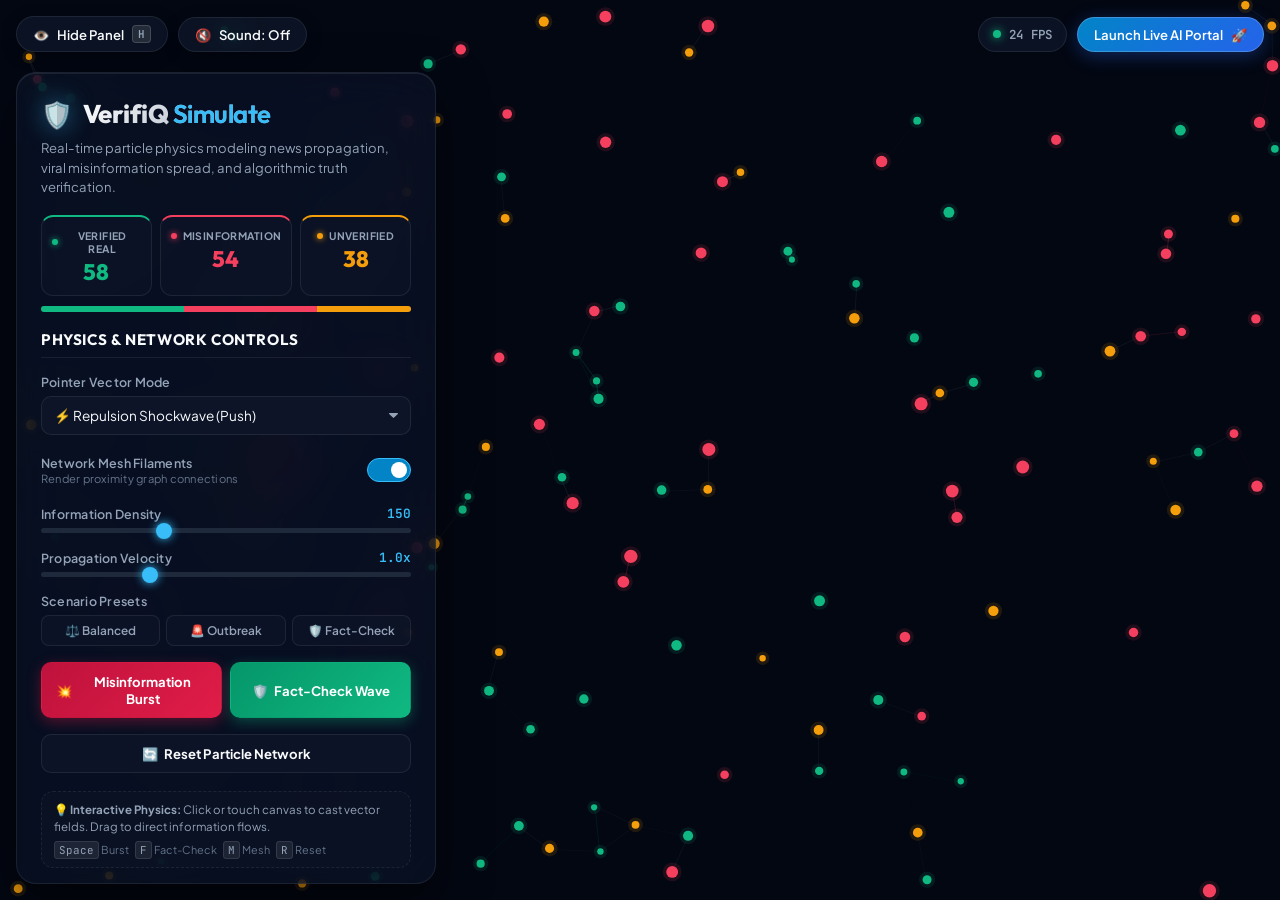
<file: index.html>
<!DOCTYPE html>
<html lang="en">
<head>
    <meta charset="UTF-8">
    <meta name="viewport" content="width=device-width, initial-scale=1.0">
    <title>VerifiQ Simulation | Particle Information Flow & Fake News Dynamics</title>
    <meta name="description" content="An interactive, high-performance HTML5 canvas particle physics simulation illustrating the propagation, collision, and verification of real vs. fake news articles in an information network.">
    <meta name="theme-color" content="#030712">
    
    <!-- Google Fonts -->
    <link rel="preconnect" href="https://fonts.googleapis.com">
    <link rel="preconnect" href="https://fonts.gstatic.com" crossorigin>
    <link href="https://fonts.googleapis.com/css2?family=Outfit:wght@400;500;600;700;800&family=Plus+Jakarta+Sans:wght@400;500;600;700&family=JetBrains+Mono:wght@400;600&display=swap" rel="stylesheet">
    
    <!-- Style Sheet -->
    <link rel="stylesheet" href="style.css">
</head>
<body>
    <!-- Skip to main content for accessibility -->
    <a href="#dashboard-main" class="skip-link">Skip to simulation controls</a>

    <!-- Background Canvas for Physics Simulation -->
    <canvas id="simulation-canvas" aria-label="Interactive particle simulation canvas"></canvas>

    <!-- Floating Top HUD Bar -->
    <header class="top-hud" aria-label="Simulation Status Bar">
        <div class="hud-left">
            <button id="btn-toggle-ui" class="hud-btn" aria-label="Toggle Control Panel" aria-expanded="true">
                <span class="hud-btn-icon" aria-hidden="true">👁️</span>
                <span id="toggle-ui-text">Hide Panel</span>
                <kbd class="kbd-badge">H</kbd>
            </button>
            <button id="btn-sound" class="hud-btn" aria-label="Toggle Audio Feedback" aria-pressed="false">
                <span id="sound-icon" aria-hidden="true">🔇</span>
                <span id="sound-text">Sound: Off</span>
            </button>
        </div>

        <div class="hud-right">
            <div class="hud-badge telemetry-badge" id="fps-counter" aria-label="Performance monitor">
                <span class="pulse-indicator" aria-hidden="true"></span>
                <span id="fps-val">60</span> FPS
            </div>
            <a href="https://fake-news-detector-sarabjeet2448060.streamlit.app/" id="streamlit-app-link" target="_blank" class="hud-btn hud-btn-cta" rel="noopener noreferrer">
                <span>Launch Live AI Portal</span>
                <span aria-hidden="true">🚀</span>
            </a>
        </div>
    </header>

    <!-- Glassmorphic Dashboard Overlay -->
    <main class="dashboard" id="dashboard-main" role="region" aria-label="Simulation Dashboard">
        <header class="header">
            <div class="logo">
                <span class="shield-icon" aria-hidden="true">🛡️</span>
                <h1>VerifiQ <span class="accent-text">Simulate</span></h1>
            </div>
            <p class="subtitle">Real-time particle physics modeling news propagation, viral misinformation spread, and algorithmic truth verification.</p>
        </header>

        <!-- Dynamic Metrics Grid -->
        <section class="metrics-section" aria-label="Live Simulation Statistics">
            <div class="metrics-grid">
                <div class="metric-card real" id="card-real" role="status">
                    <div class="card-header">
                        <span class="dot" aria-hidden="true"></span>
                        <span class="label">Verified Real</span>
                    </div>
                    <span class="value" id="count-real" aria-live="polite">0</span>
                </div>
                <div class="metric-card fake" id="card-fake" role="status">
                    <div class="card-header">
                        <span class="dot" aria-hidden="true"></span>
                        <span class="label">Misinformation</span>
                    </div>
                    <span class="value" id="count-fake" aria-live="polite">0</span>
                </div>
                <div class="metric-card unverified" id="card-unverified" role="status">
                    <div class="card-header">
                        <span class="dot" aria-hidden="true"></span>
                        <span class="label">Unverified</span>
                    </div>
                    <span class="value" id="count-unverified" aria-live="polite">0</span>
                </div>
            </div>

            <!-- Network Ratio Distribution Bar -->
            <div class="ratio-bar-container" title="Network Truth Distribution Ratio" aria-hidden="true">
                <div class="ratio-segment real-segment" id="bar-real" style="width: 33.3%;"></div>
                <div class="ratio-segment fake-segment" id="bar-fake" style="width: 33.3%;"></div>
                <div class="ratio-segment unverified-segment" id="bar-unverified" style="width: 33.4%;"></div>
            </div>
        </section>

        <!-- Interactive Control Panel -->
        <section class="control-panel" aria-label="Interactive Controls">
            <h2 class="section-title">Physics & Network Controls</h2>
            
            <div class="control-group">
                <label for="control-interaction">Pointer Vector Mode</label>
                <div class="select-wrapper">
                    <select id="control-interaction" class="styled-select">
                        <option value="repel">⚡ Repulsion Shockwave (Push)</option>
                        <option value="attract">🧲 Gravity Well (Pull)</option>
                        <option value="spawn">✨ Stream Emitter (Spawn)</option>
                        <option value="quarantine">🛡️ Quarantine Field (Purify)</option>
                    </select>
                </div>
            </div>

            <!-- Network Constellation Mesh Toggle -->
            <div class="control-group toggle-group">
                <label for="toggle-mesh" class="toggle-label">
                    <span>Network Mesh Filaments</span>
                    <span class="subtext">Render proximity graph connections</span>
                </label>
                <label class="switch">
                    <input type="checkbox" id="toggle-mesh" checked>
                    <span class="slider round"></span>
                </label>
            </div>

            <div class="control-group">
                <div class="label-row">
                    <label for="control-density">Information Density</label>
                    <span class="slider-value" id="density-val">150</span>
                </div>
                <input type="range" id="control-density" min="30" max="400" value="150" class="styled-slider" aria-valuemin="30" aria-valuemax="400" aria-valuenow="150">
            </div>

            <div class="control-group">
                <div class="label-row">
                    <label for="control-speed">Propagation Velocity</label>
                    <span class="slider-value" id="speed-val">1.0x</span>
                </div>
                <input type="range" id="control-speed" min="0.2" max="3.0" step="0.1" value="1.0" class="styled-slider" aria-valuemin="0.2" aria-valuemax="3.0" aria-valuenow="1.0">
            </div>

            <!-- Scenarios & Triggers -->
            <div class="control-group">
                <label>Scenario Presets</label>
                <div class="preset-pills">
                    <button type="button" class="preset-btn" data-preset="equilibrium" aria-label="Set Balanced Equilibrium Scenario">⚖️ Balanced</button>
                    <button type="button" class="preset-btn" data-preset="outbreak" aria-label="Set Viral Outbreak Scenario">🚨 Outbreak</button>
                    <button type="button" class="preset-btn" data-preset="verified" aria-label="Set High Verification Scenario">🛡️ Fact-Check</button>
                </div>
            </div>

            <div class="button-row">
                <button id="btn-inject" class="btn btn-danger" title="Inject 20 fake news articles into the network">
                    <span aria-hidden="true">💥</span> Misinformation Burst
                </button>
                <button id="btn-pulse" class="btn btn-success" title="Emit high-confidence verification wave">
                    <span aria-hidden="true">🛡️</span> Fact-Check Wave
                </button>
            </div>

            <div class="button-row single">
                <button id="btn-reset" class="btn btn-secondary">
                    <span aria-hidden="true">🔄</span> Reset Particle Network
                </button>
            </div>
        </section>

        <!-- Instructions & Shortcuts Footer -->
        <footer class="footer">
            <p class="footer-tip">💡 <strong>Interactive Physics:</strong> Click or touch canvas to cast vector fields. Drag to direct information flows.</p>
            <div class="shortcuts-row">
                <span><kbd>Space</kbd> Burst</span>
                <span><kbd>F</kbd> Fact-Check</span>
                <span><kbd>M</kbd> Mesh</span>
                <span><kbd>R</kbd> Reset</span>
            </div>
        </footer>
    </main>
    
    <!-- Script -->
    <script src="app.js"></script>
</body>
</html>
</file>
<file: style.css>
:root {
    /* Color Palette - Modern Cybersecurity / Tech Glass */
    --bg-primary: #030712;
    --card-bg: rgba(11, 19, 36, 0.72);
    --card-border: rgba(255, 255, 255, 0.08);
    --card-border-hover: rgba(56, 189, 248, 0.35);
    
    --text-primary: #F8FAFC;
    --text-secondary: #94A3B8;
    --text-muted: #64748B;
    
    /* Classification Tokens */
    --accent-real: #10B981;
    --accent-real-glow: rgba(16, 185, 129, 0.25);
    --accent-fake: #F43F5E;
    --accent-fake-glow: rgba(244, 63, 94, 0.25);
    --accent-unverified: #F59E0B;
    --accent-unverified-glow: rgba(245, 158, 11, 0.25);
    
    /* Interactive & Action Tokens */
    --accent-cyan: #38BDF8;
    --accent-blue: #2563EB;
    --accent-purple: #8B5CF6;
    
    /* Typography */
    --font-heading: 'Outfit', sans-serif;
    --font-body: 'Plus Jakarta Sans', sans-serif;
    --font-mono: 'JetBrains Mono', monospace;
}

* {
    box-sizing: border-box;
    margin: 0;
    padding: 0;
    -webkit-tap-highlight-color: transparent;
}

html, body {
    width: 100%;
    height: 100%;
    overflow: hidden;
    background-color: var(--bg-primary);
    color: var(--text-primary);
    font-family: var(--font-body);
    font-feature-settings: "cv02", "cv03", "cv04", "cv11";
}

/* Accessibility: Skip Link */
.skip-link {
    position: absolute;
    top: -50px;
    left: 16px;
    background: #0284C7;
    color: #FFFFFF;
    padding: 10px 16px;
    border-radius: 8px;
    font-weight: 700;
    font-size: 0.85rem;
    z-index: 100;
    text-decoration: none;
    transition: top 0.2s ease;
}
.skip-link:focus {
    top: 16px;
}

/* Accessible Focus Rings */
*:focus-visible {
    outline: 2px solid var(--accent-cyan) !important;
    outline-offset: 2px !important;
}

/* Canvas styling with touch-action: none */
#simulation-canvas {
    position: absolute;
    top: 0;
    left: 0;
    width: 100%;
    height: 100%;
    z-index: 1;
    display: block;
    touch-action: none;
    cursor: crosshair;
}

/* ===================================================
   FLOATING TOP HUD BAR
   =================================================== */
.top-hud {
    position: fixed;
    top: 16px;
    left: 16px;
    right: 16px;
    z-index: 20;
    display: flex;
    justify-content: space-between;
    align-items: center;
    pointer-events: none;
}

.hud-left, .hud-right {
    display: flex;
    align-items: center;
    gap: 10px;
    pointer-events: auto;
}

.hud-btn {
    display: inline-flex;
    align-items: center;
    gap: 8px;
    background: rgba(15, 23, 42, 0.75);
    backdrop-filter: blur(16px);
    -webkit-backdrop-filter: blur(16px);
    border: 1px solid var(--card-border);
    border-radius: 9999px;
    padding: 8px 16px;
    color: var(--text-primary);
    font-family: var(--font-body);
    font-weight: 600;
    font-size: 0.82rem;
    cursor: pointer;
    box-shadow: 0 4px 16px rgba(0, 0, 0, 0.3);
    transition: all 0.25s cubic-bezier(0.16, 1, 0.3, 1);
}

.hud-btn:hover {
    background: rgba(30, 41, 59, 0.85);
    border-color: var(--card-border-hover);
    transform: translateY(-1px);
    box-shadow: 0 8px 20px rgba(0, 0, 0, 0.4);
}

.hud-btn:active {
    transform: translateY(0);
}

.hud-btn.active {
    border-color: var(--accent-cyan);
    color: var(--accent-cyan);
}

.kbd-badge {
    background: rgba(255, 255, 255, 0.1);
    border: 1px solid rgba(255, 255, 255, 0.15);
    border-radius: 4px;
    padding: 1px 5px;
    font-family: var(--font-mono);
    font-size: 0.68rem;
    color: var(--text-secondary);
}

.hud-badge {
    display: inline-flex;
    align-items: center;
    gap: 8px;
    background: rgba(15, 23, 42, 0.75);
    backdrop-filter: blur(16px);
    -webkit-backdrop-filter: blur(16px);
    border: 1px solid var(--card-border);
    border-radius: 9999px;
    padding: 8px 14px;
    font-family: var(--font-mono);
    font-size: 0.78rem;
    font-weight: 600;
    color: var(--text-secondary);
}

.pulse-indicator {
    width: 8px;
    height: 8px;
    border-radius: 50%;
    background-color: var(--accent-real);
    box-shadow: 0 0 10px var(--accent-real);
    animation: pulse-dot 2s infinite;
}

@keyframes pulse-dot {
    0%, 100% { transform: scale(1); opacity: 1; }
    50% { transform: scale(1.3); opacity: 0.6; }
}

.hud-btn-cta {
    background: linear-gradient(135deg, #0284C7 0%, #2563EB 100%);
    border: 1px solid rgba(255, 255, 255, 0.2);
    color: #FFFFFF;
    text-decoration: none;
    box-shadow: 0 4px 18px rgba(37, 99, 235, 0.35);
}

.hud-btn-cta:hover {
    background: linear-gradient(135deg, #0369A1 0%, #1D4ED8 100%);
    box-shadow: 0 8px 24px rgba(37, 99, 235, 0.5);
    transform: translateY(-2px);
    border-color: rgba(255, 255, 255, 0.4);
}

/* ===================================================
   GLASSMORPHIС DASHBOARD OVERLAY
   =================================================== */
.dashboard {
    position: fixed;
    top: 72px;
    left: 16px;
    width: 420px;
    max-height: calc(100vh - 88px);
    z-index: 10;
    pointer-events: auto;
    display: flex;
    flex-direction: column;
    gap: 18px;
    padding: 24px;
    background: var(--card-bg);
    backdrop-filter: blur(28px) saturate(180%);
    -webkit-backdrop-filter: blur(28px) saturate(180%);
    border: 1px solid var(--card-border);
    border-radius: 20px;
    box-shadow: 0 20px 50px rgba(0, 0, 0, 0.6), inset 0 1px 0 rgba(255, 255, 255, 0.08);
    overflow-y: auto;
    transition: transform 0.35s cubic-bezier(0.16, 1, 0.3, 1), opacity 0.25s ease;
}

.dashboard.collapsed {
    transform: translateX(calc(-100% - 30px));
    opacity: 0;
    pointer-events: none;
}

/* Custom Sleek Scrollbar */
.dashboard::-webkit-scrollbar {
    width: 5px;
}
.dashboard::-webkit-scrollbar-track {
    background: transparent;
}
.dashboard::-webkit-scrollbar-thumb {
    background: rgba(255, 255, 255, 0.12);
    border-radius: 99px;
}
.dashboard::-webkit-scrollbar-thumb:hover {
    background: rgba(56, 189, 248, 0.4);
}

/* Header */
.header {
    display: flex;
    flex-direction: column;
    gap: 8px;
}

.logo {
    display: flex;
    align-items: center;
    gap: 10px;
}

.shield-icon {
    font-size: 1.6rem;
    filter: drop-shadow(0 0 12px rgba(56, 189, 248, 0.5));
}

.logo h1 {
    font-family: var(--font-heading);
    font-size: 1.6rem;
    font-weight: 800;
    letter-spacing: -0.02em;
    background: linear-gradient(135deg, #FFFFFF 0%, #94A3B8 100%);
    -webkit-background-clip: text;
    -webkit-text-fill-color: transparent;
}

.accent-text {
    color: var(--accent-cyan);
    -webkit-text-fill-color: var(--accent-cyan);
    font-weight: 600;
}

.subtitle {
    font-size: 0.82rem;
    color: var(--text-secondary);
    line-height: 1.5;
}

/* ===================================================
   DYNAMIC METRICS SECTION
   =================================================== */
.metrics-section {
    display: flex;
    flex-direction: column;
    gap: 8px;
}

.metrics-grid {
    display: grid;
    grid-template-columns: repeat(3, 1fr);
    gap: 8px;
}

.metric-card {
    background: rgba(15, 23, 42, 0.55);
    border: 1px solid var(--card-border);
    border-radius: 12px;
    padding: 12px 10px;
    display: flex;
    flex-direction: column;
    gap: 6px;
    text-align: center;
    transition: all 0.25s ease;
}

.metric-card.real {
    border-top: 2px solid var(--accent-real);
}
.metric-card.fake {
    border-top: 2px solid var(--accent-fake);
}
.metric-card.unverified {
    border-top: 2px solid var(--accent-unverified);
}

.metric-card:hover {
    background: rgba(30, 41, 59, 0.6);
    transform: translateY(-2px);
}

.card-header {
    display: flex;
    align-items: center;
    justify-content: center;
    gap: 6px;
}

.metric-card .dot {
    width: 6px;
    height: 6px;
    border-radius: 50%;
}

.metric-card.real .dot { background-color: var(--accent-real); box-shadow: 0 0 6px var(--accent-real); }
.metric-card.fake .dot { background-color: var(--accent-fake); box-shadow: 0 0 6px var(--accent-fake); }
.metric-card.unverified .dot { background-color: var(--accent-unverified); box-shadow: 0 0 6px var(--accent-unverified); }

.metric-card .label {
    font-size: 0.65rem;
    color: var(--text-secondary);
    font-weight: 700;
    text-transform: uppercase;
    letter-spacing: 0.04em;
}

.metric-card .value {
    font-family: var(--font-heading);
    font-size: 1.4rem;
    font-weight: 800;
    line-height: 1;
}

.metric-card.real .value { color: var(--accent-real); }
.metric-card.fake .value { color: var(--accent-fake); }
.metric-card.unverified .value { color: var(--accent-unverified); }

/* Truth Ratio Bar */
.ratio-bar-container {
    display: flex;
    width: 100%;
    height: 6px;
    background: #1E293B;
    border-radius: 9999px;
    overflow: hidden;
    margin-top: 2px;
}

.ratio-segment {
    height: 100%;
    transition: width 0.3s ease;
}

.real-segment { background-color: var(--accent-real); }
.fake-segment { background-color: var(--accent-fake); }
.unverified-segment { background-color: var(--accent-unverified); }

/* ===================================================
   CONTROL PANEL
   =================================================== */
.control-panel {
    display: flex;
    flex-direction: column;
    gap: 16px;
}

.section-title {
    font-family: var(--font-heading);
    font-size: 0.95rem;
    font-weight: 700;
    letter-spacing: 0.04em;
    color: var(--text-primary);
    text-transform: uppercase;
    padding-bottom: 8px;
    border-bottom: 1px solid var(--card-border);
}

.control-group {
    display: flex;
    flex-direction: column;
    gap: 6px;
}

.control-group label {
    font-size: 0.78rem;
    font-weight: 600;
    color: var(--text-secondary);
    letter-spacing: 0.02em;
}

.label-row {
    display: flex;
    justify-content: space-between;
    align-items: center;
}

.slider-value {
    font-family: var(--font-mono);
    font-size: 0.8rem;
    font-weight: 600;
    color: var(--accent-cyan);
}

/* Styled Select */
.select-wrapper {
    position: relative;
}

.styled-select {
    width: 100%;
    background: rgba(15, 23, 42, 0.85);
    border: 1px solid var(--card-border);
    color: var(--text-primary);
    padding: 10px 12px;
    border-radius: 10px;
    font-family: var(--font-body);
    font-size: 0.85rem;
    cursor: pointer;
    outline: none;
    transition: all 0.2s ease;
    appearance: none;
    -webkit-appearance: none;
    background-image: url("data:image/svg+xml;charset=US-ASCII,%3Csvg%20xmlns%3D%27http%3A%2F%2Fwww.w3.org%2F2000%2Fsvg%27%20width%3D%27292.4%27%20height%3D%27292.4%27%3E%3Cpath%20fill%3D%27%2394A3B8%27%20d%3D%27M287%2069.4a17.6%2017.6%200%200%200-13-5.4H18.4c-5%200-9.3%201.8-12.9%205.4A17.6%2017.6%200%200%200%200%2082.2c0%205%201.8%209.3%205.4%2012.9l128%20127.9c3.6%203.6%207.8%205.4%2012.8%205.4s9.2-1.8%2012.8-5.4L287%2095c3.5-3.5%205.4-7.8%205.4-12.8%200-5-1.9-9.2-5.4-12.8z%27%2F%3E%3C%2Fsvg%3E");
    background-repeat: no-repeat;
    background-position: right 12px center;
    background-size: 9px;
}

.styled-select:hover, .styled-select:focus {
    border-color: var(--accent-cyan);
    background-color: rgba(30, 41, 59, 0.95);
}

/* Toggle Switch Group */
.toggle-group {
    flex-direction: row;
    justify-content: space-between;
    align-items: center;
    padding: 4px 0;
}

.toggle-label {
    display: flex;
    flex-direction: column;
}

.toggle-label .subtext {
    font-size: 0.7rem;
    color: var(--text-muted);
    font-weight: 400;
}

.switch {
    position: relative;
    display: inline-block;
    width: 44px;
    height: 24px;
    flex-shrink: 0;
}

.switch input {
    opacity: 0;
    width: 0;
    height: 0;
}

.slider.round {
    position: absolute;
    cursor: pointer;
    top: 0; left: 0; right: 0; bottom: 0;
    background-color: #1E293B;
    border: 1px solid var(--card-border);
    transition: 0.3s cubic-bezier(0.16, 1, 0.3, 1);
    border-radius: 9999px;
}

.slider.round:before {
    position: absolute;
    content: "";
    height: 16px;
    width: 16px;
    left: 3px;
    bottom: 3px;
    background-color: #94A3B8;
    transition: 0.3s cubic-bezier(0.16, 1, 0.3, 1);
    border-radius: 50%;
}

input:checked + .slider.round {
    background-color: #0284C7;
    border-color: var(--accent-cyan);
}

input:checked + .slider.round:before {
    transform: translateX(20px);
    background-color: #FFFFFF;
}

/* Range Sliders */
.styled-slider {
    -webkit-appearance: none;
    appearance: none;
    width: 100%;
    height: 5px;
    border-radius: 9999px;
    background: #1E293B;
    outline: none;
    cursor: pointer;
    transition: background 0.2s;
}

.styled-slider::-webkit-slider-thumb {
    -webkit-appearance: none;
    appearance: none;
    width: 16px;
    height: 16px;
    border-radius: 50%;
    background: var(--accent-cyan);
    cursor: pointer;
    box-shadow: 0 0 10px var(--accent-cyan);
    transition: transform 0.15s cubic-bezier(0.16, 1, 0.3, 1);
}

.styled-slider::-webkit-slider-thumb:hover {
    transform: scale(1.3);
    background: #FFFFFF;
}

/* Scenario Preset Buttons */
.preset-pills {
    display: grid;
    grid-template-columns: repeat(3, 1fr);
    gap: 6px;
}

.preset-btn {
    background: rgba(15, 23, 42, 0.6);
    border: 1px solid var(--card-border);
    border-radius: 8px;
    padding: 7px 6px;
    font-family: var(--font-body);
    font-size: 0.74rem;
    font-weight: 600;
    color: var(--text-secondary);
    cursor: pointer;
    transition: all 0.2s ease;
}

.preset-btn:hover {
    background: rgba(30, 41, 59, 0.8);
    border-color: var(--accent-cyan);
    color: var(--text-primary);
    transform: translateY(-1px);
}

/* Action Buttons */
.button-row {
    display: flex;
    gap: 8px;
}

.btn {
    flex: 1;
    display: inline-flex;
    align-items: center;
    justify-content: center;
    gap: 6px;
    padding: 10px 14px;
    border-radius: 10px;
    border: 1px solid transparent;
    font-family: var(--font-body);
    font-size: 0.82rem;
    font-weight: 700;
    cursor: pointer;
    transition: all 0.2s cubic-bezier(0.16, 1, 0.3, 1);
}

.btn-danger {
    background: linear-gradient(135deg, #BE123C 0%, #E11D48 100%);
    color: #FFFFFF;
    box-shadow: 0 4px 14px rgba(225, 29, 72, 0.35);
}
.btn-danger:hover {
    background: linear-gradient(135deg, #9F1239 0%, #BE123C 100%);
    transform: translateY(-1px);
    box-shadow: 0 6px 18px rgba(225, 29, 72, 0.5);
}

.btn-success {
    background: linear-gradient(135deg, #059669 0%, #10B981 100%);
    color: #FFFFFF;
    box-shadow: 0 4px 14px rgba(16, 185, 129, 0.35);
}
.btn-success:hover {
    background: linear-gradient(135deg, #047857 0%, #059669 100%);
    transform: translateY(-1px);
    box-shadow: 0 6px 18px rgba(16, 185, 129, 0.5);
}

.btn-secondary {
    background: rgba(15, 23, 42, 0.7);
    border: 1px solid var(--card-border);
    color: var(--text-primary);
}
.btn-secondary:hover {
    background: rgba(30, 41, 59, 0.9);
    border-color: var(--card-border-hover);
    transform: translateY(-1px);
}

.btn:active {
    transform: translateY(1px);
}

/* Footer Instructions & Shortcuts */
.footer {
    display: flex;
    flex-direction: column;
    gap: 8px;
    background: rgba(15, 23, 42, 0.4);
    border: 1px dashed var(--card-border);
    border-radius: 12px;
    padding: 10px 12px;
    margin-top: auto;
}

.footer-tip {
    font-size: 0.72rem;
    color: var(--text-secondary);
    line-height: 1.4;
}

.shortcuts-row {
    display: flex;
    flex-wrap: wrap;
    gap: 6px;
    font-size: 0.68rem;
    color: var(--text-muted);
}

.shortcuts-row kbd {
    background: rgba(255, 255, 255, 0.08);
    border: 1px solid rgba(255, 255, 255, 0.1);
    border-radius: 3px;
    padding: 1px 4px;
    font-family: var(--font-mono);
    color: var(--text-secondary);
}

/* ===================================================
   RESPONSIVE DESIGN (MOBILE & TABLET)
   =================================================== */
@media (max-width: 768px) {
    .top-hud {
        top: 10px;
        left: 10px;
        right: 10px;
    }

    .hud-btn span:not(.hud-btn-icon) {
        display: none;
    }
    .hud-btn .kbd-badge {
        display: none;
    }

    .hud-btn-cta span:first-child {
        display: none;
    }

    .dashboard {
        top: auto;
        bottom: 10px;
        left: 10px;
        right: 10px;
        width: calc(100% - 20px);
        max-height: 60vh;
        border-radius: 18px;
        padding: 16px;
        gap: 14px;
    }

    .dashboard.collapsed {
        transform: translateY(calc(100% + 15px));
    }
}

/* Reduced Motion Preference (WCAG 2.2) */
@media (prefers-reduced-motion: reduce) {
    * {
        animation-duration: 0.01ms !important;
        animation-iteration-count: 1 !important;
        transition-duration: 0.01ms !important;
    }
}
</file>
